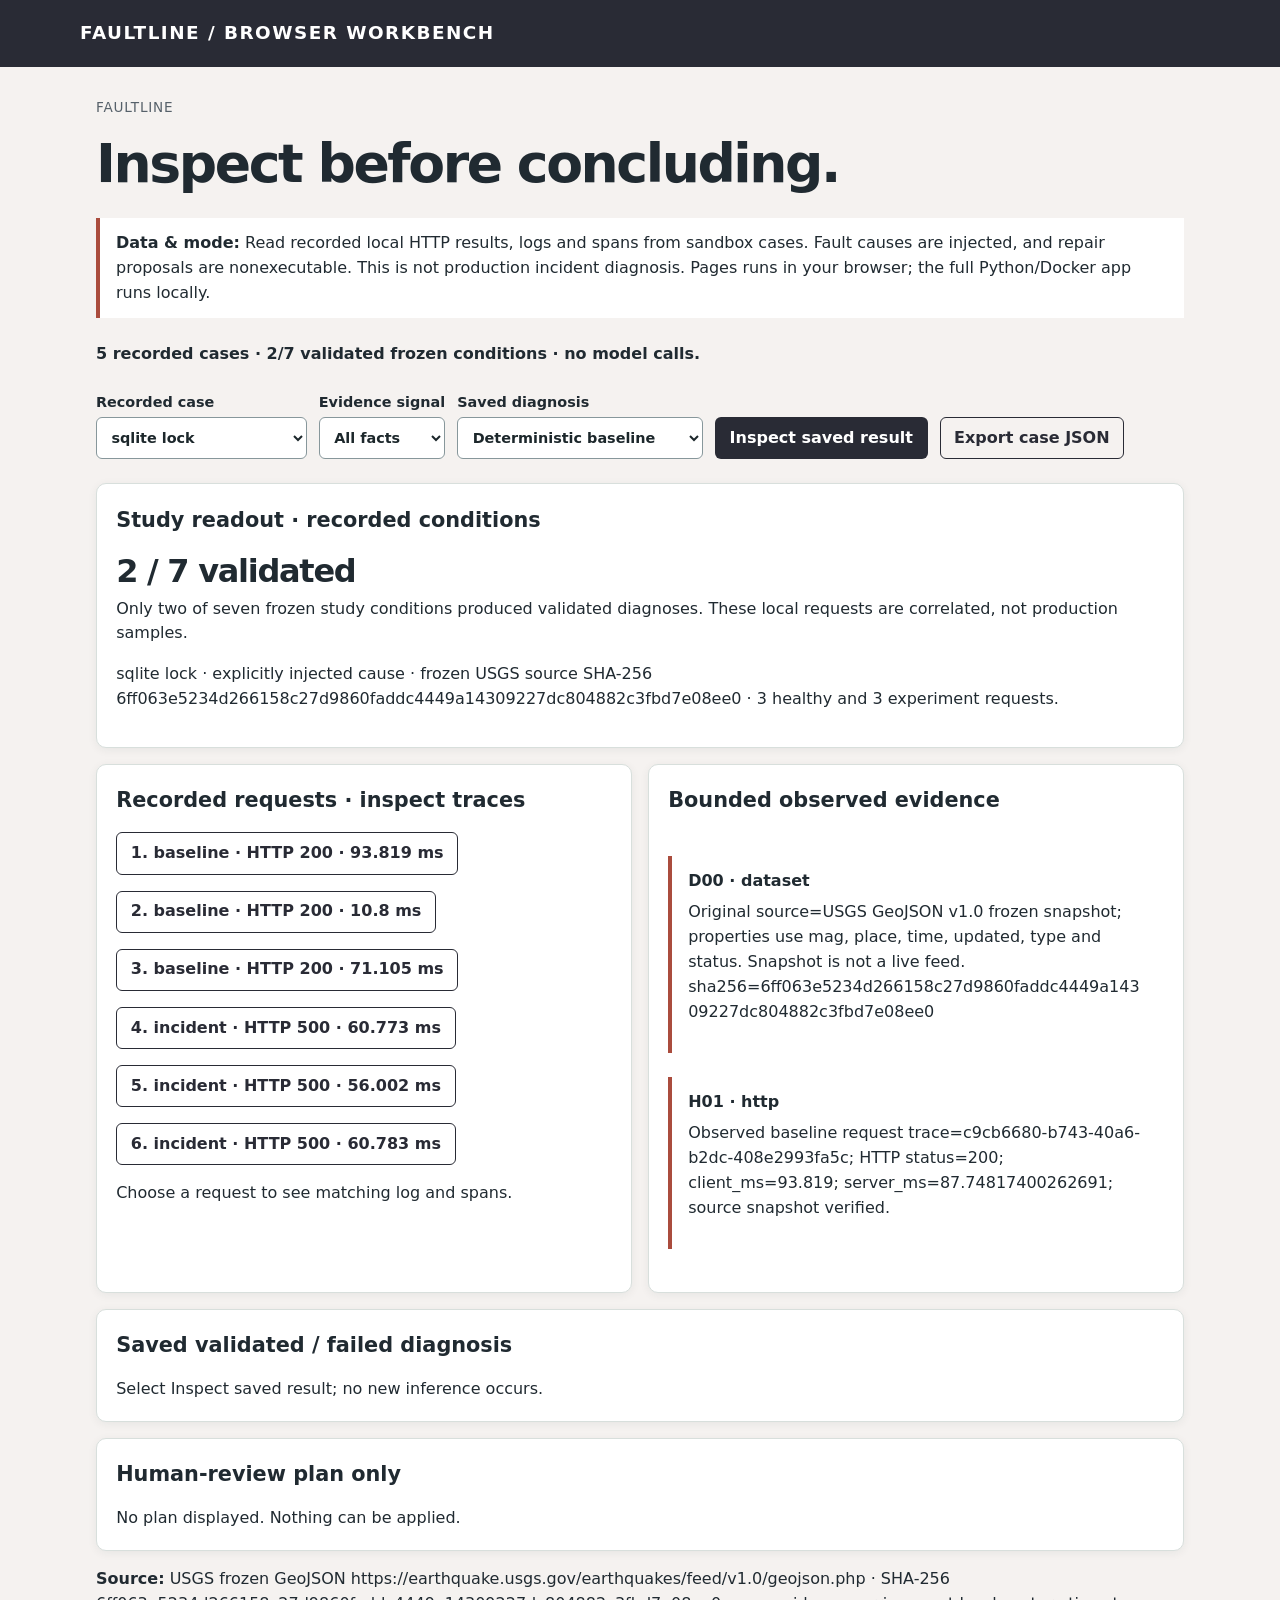
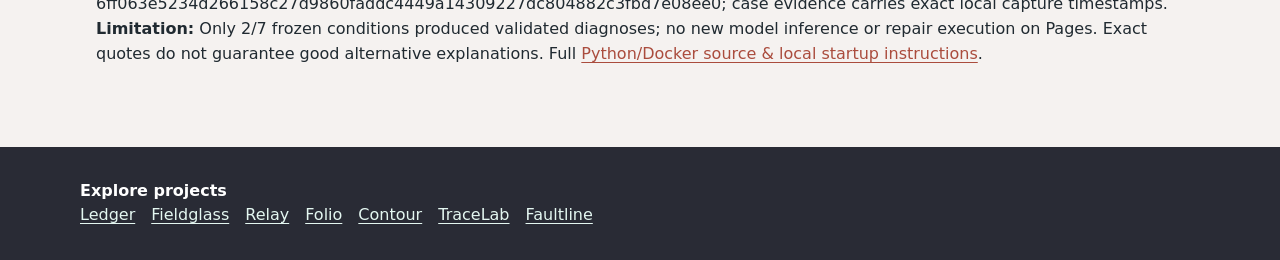
<file: docs/index.html>
<!doctype html><html lang="en"><head><meta charset="utf-8"><meta name="viewport" content="width=device-width,initial-scale=1"><title>Faultline — browser demonstration</title><meta name="description" content="Recorded local HTTP/log/span evidence with injected causes; no production RCA or executable repair."><link rel="stylesheet" href="./style.css"><script src="./app.js" defer></script></head><body><a class="skip" href="#main">Skip to workbench</a><header class="top"><span class="brand">Faultline / browser workbench</span></header><main id="main" class="shell"><p class="tag">Faultline</p><h1>Inspect before concluding.</h1><div class="disclosure"><strong>Data &amp; mode:</strong> Read recorded local HTTP results, logs and spans from sandbox cases. Fault causes are injected, and repair proposals are nonexecutable. This is not production incident diagnosis. Pages runs in your browser; the full Python/Docker app runs locally.</div><p id="status" class="status" role="status">Loading fixture…</p><div class="controls" id="controls"></div><div class="grid" id="workspace"></div><p class="source"><strong>Source:</strong> <span id="source-attribution"></span> <strong>Limitation:</strong> Only 2/7 frozen conditions produced validated diagnoses; no new model inference or repair execution on Pages. Exact quotes do not guarantee good alternative explanations. Full <a href="https://github.com/skuraganti/ai-incident-investigator">Python/Docker source &amp; local startup instructions</a>.</p></main><footer class="timeline-footer"><strong>Explore projects</strong><nav aria-label="Portfolio projects"><a href="https://skuraganti.github.io/personal-spending-tracker/">Ledger</a> <a href="https://skuraganti.github.io/live-earth-dashboard/">Fieldglass</a> <a href="https://skuraganti.github.io/data-pipeline-monitor/">Relay</a> <a href="https://skuraganti.github.io/private-ai-knowledge-engine/">Folio</a> <a href="https://skuraganti.github.io/ai-codebase-explorer/">Contour</a> <a href="https://skuraganti.github.io/ai-agent-evaluation-lab/">TraceLab</a> <a href="https://skuraganti.github.io/ai-incident-investigator/">Faultline</a></nav></footer></body></html>
</file>
<file: docs/style.css>
:root{--accent:#aa4c3d;--dark:#292b35;--bg:#f5f2f0;--panel:#fff;--ink:#202a31;--muted:#56616a;--line:#d8dfdc}
*{box-sizing:border-box}html{scroll-behavior:smooth}body{margin:0;background:var(--bg,#f4f3ed);color:var(--ink,#202a31);font:16px/1.55 system-ui,-apple-system,"Segoe UI",sans-serif}a{color:var(--accent,#186c72);text-underline-offset:3px}a:focus-visible,button:focus-visible,input:focus-visible,select:focus-visible{outline:3px solid #b85825;outline-offset:3px}.skip{position:absolute;left:-9999px;top:0;padding:1rem;background:#fff;z-index:20}.skip:focus{left:1rem}.top{background:var(--dark,#19343a);color:#fff;padding:1.2rem max(1rem,calc((100vw - 1120px)/2));display:flex;align-items:center;justify-content:space-between;gap:1rem;flex-wrap:wrap}.top a{color:#fff}.brand{font-size:1.15rem;font-weight:800;letter-spacing:.08em;text-transform:uppercase}.tag{font-size:.85rem;letter-spacing:.06em;text-transform:uppercase;color:var(--muted,#5c6668)}.top .tag{color:#e0ebe8}.shell{max-width:1120px;margin:auto;padding:1.5rem 1rem 4rem}h1{font-size:clamp(2rem,5vw,3.35rem);letter-spacing:-.045em;line-height:1.12;margin:.25rem 0 .65rem}h2{font-size:1.3rem;margin:0 0 1rem}h3{font-size:1rem;margin:.3rem 0}p{margin:.4rem 0 1rem}.intro{max-width:760px;color:var(--muted,#5c6668)}.disclosure{border-left:4px solid var(--accent,#186c72);padding:.8rem 1rem;background:var(--panel,#fff);margin:1.5rem 0}.controls{display:flex;align-items:end;flex-wrap:wrap;gap:.75rem;margin:1.5rem 0}.controls label,.field{display:grid;gap:.25rem;font-weight:600;font-size:.9rem}.controls input,.controls select,input,select,button{font:inherit}input,select{min-height:42px;max-width:100%;padding:.45rem .65rem;border:1px solid #87979b;border-radius:6px;background:#fff;color:#1c272b}button{min-height:42px;padding:.48rem .85rem;background:var(--dark,#19343a);color:#fff;border:1px solid transparent;border-radius:6px;cursor:pointer;font-weight:650}button:hover{filter:brightness(1.18)}button:disabled{opacity:.55;cursor:not-allowed}.secondary{background:transparent;color:var(--dark,#19343a);border-color:var(--dark,#19343a)}.grid{display:grid;grid-template-columns:repeat(2,minmax(0,1fr));gap:1rem;margin:1rem 0}.panel{min-width:0;padding:1.2rem;background:var(--panel,#fff);border:1px solid var(--line,#d8dfdc);border-radius:10px;box-shadow:0 2px 10px #152c3010}.wide{grid-column:1/-1}.metric{font-size:2rem;letter-spacing:-.04em;font-weight:750;line-height:1.2}.muted,small{color:var(--muted,#5c6668)}.scroll{overflow:auto;max-height:440px}table{border-collapse:collapse;width:100%;font-size:.9rem}th{text-align:left;color:var(--muted,#5c6668);font-size:.8rem;text-transform:uppercase;letter-spacing:.035em}th,td{padding:.55rem .65rem;border-bottom:1px solid var(--line,#d8dfdc);vertical-align:top}tbody tr:hover{background:#eeeeea}td.num,th.num{font-variant-numeric:tabular-nums;text-align:right}.bars{display:grid;gap:.65rem}.bar-row{display:grid;grid-template-columns:minmax(80px,135px) 1fr auto;align-items:center;gap:.6rem;font-size:.87rem}.track{height:15px;background:#e4eae7;border-radius:4px;overflow:hidden}.fill{display:block;height:100%;min-width:2px;background:var(--accent,#186c72);border-radius:0 4px 4px 0}.bar-row:focus-visible{outline:2px solid #b85825}pre{font:12px/1.5 ui-monospace,SFMono-Regular,monospace;white-space:pre-wrap;overflow-wrap:anywhere;background:#15242a;color:#e8f1ed;padding:1rem;max-height:370px;overflow:auto;border-radius:6px}.list{padding-left:1.3rem}.list li{margin:.5rem 0}.timeline-footer{background:var(--dark,#19343a);color:#fff;padding:2rem max(1rem,calc((100vw - 1120px)/2))}.timeline-footer a{color:#e4f7f1}.timeline-footer nav{display:flex;flex-wrap:wrap;gap:.5rem 1rem}.timeline-footer p{max-width:800px}.status{min-height:1.5rem;font-weight:600}.error{color:#9b2721}.good{color:#14603e}.pill{display:inline-block;padding:.1rem .5rem;border-radius:100px;background:#e5eee9;font-size:.8rem;font-weight:650}.source{overflow-wrap:anywhere}.visually-hidden{position:absolute;clip:rect(0,0,0,0);width:1px;height:1px;overflow:hidden;white-space:nowrap}@media(max-width:700px){.grid{grid-template-columns:1fr}.bar-row{grid-template-columns:90px 1fr auto}.shell{padding-top:1rem}.top{padding:1rem}.controls>*{flex:1 1 145px}.scroll{max-height:350px}}@media(max-width:390px){.metric{font-size:1.65rem}.bar-row{grid-template-columns:75px 1fr auto;font-size:.76rem}th,td{padding:.4rem}}@media(prefers-reduced-motion:reduce){html{scroll-behavior:auto}*{animation-duration:.01ms!important;transition-duration:.01ms!important}}

/* Keep source hashes, evidence IDs and long document titles within narrow screens. */
body{overflow-wrap:anywhere}.controls>*{min-width:0;max-width:100%}.controls select,.controls input:not([type=checkbox]):not([type=range]){min-width:0;width:100%}.controls label{overflow-wrap:anywhere}.panel table{max-width:100%}svg [role=button]:focus-visible{stroke:#9b351f;stroke-width:4;outline:2px solid #9b351f;outline-offset:3px}
</file>
